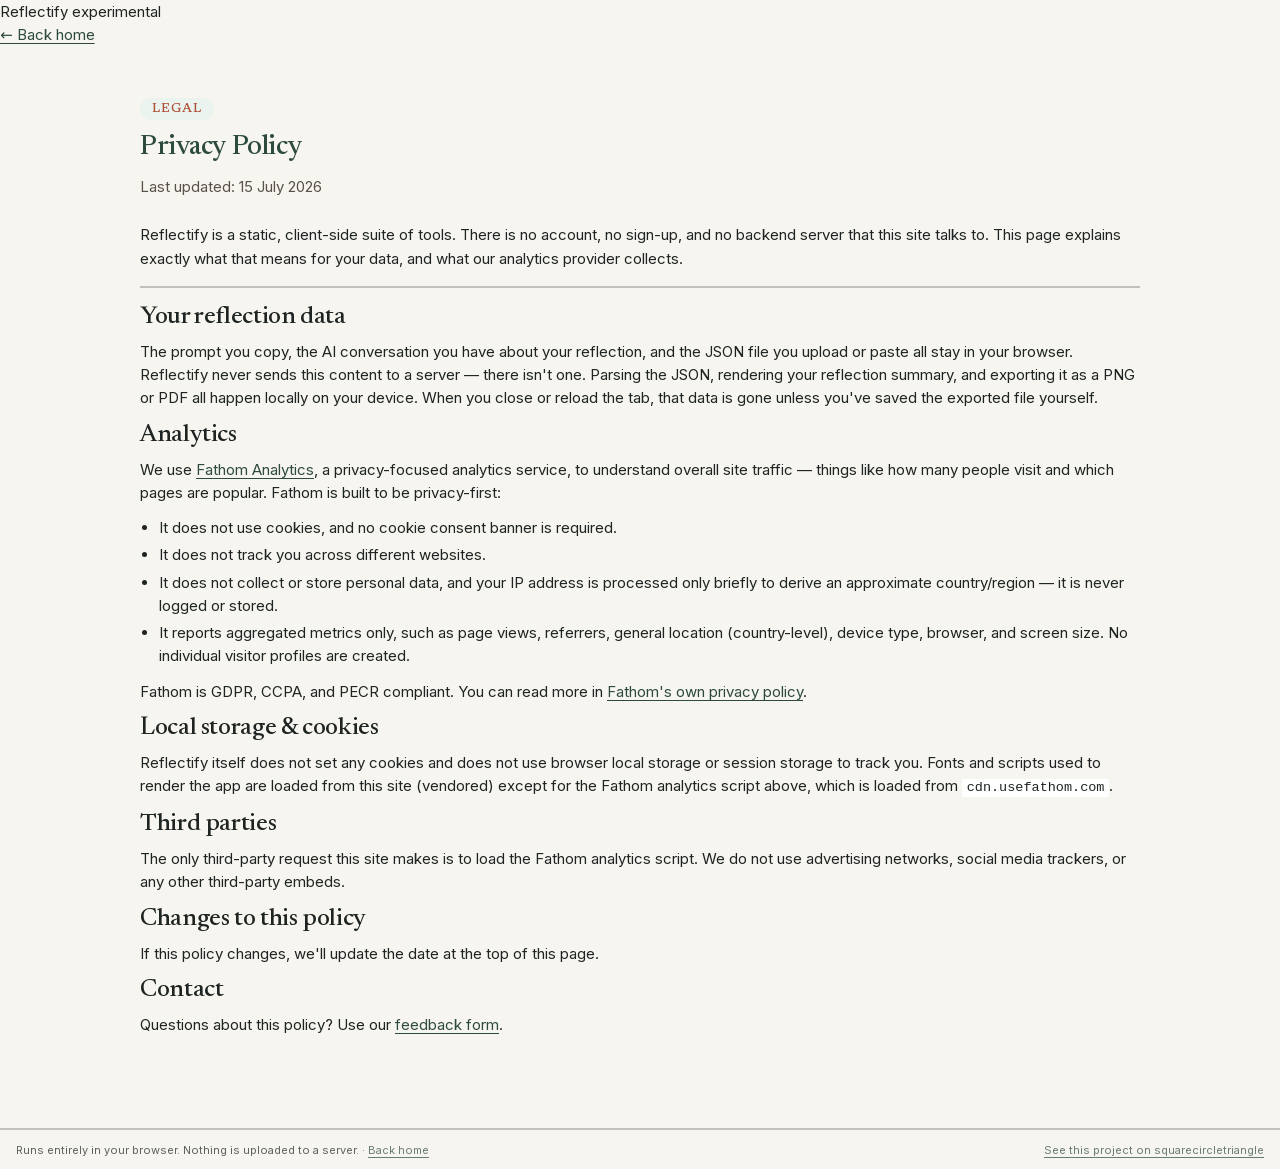
<file: privacy.html>
<!doctype html>
<html lang="en">
<head>
  <meta charset="UTF-8" />
  <meta name="viewport" content="width=device-width, initial-scale=1.0" />
  <title>Privacy Policy — Reflectify</title>
  <meta name="description" content="How Reflectify handles your data: what stays in your browser, and what our privacy-friendly analytics collects." />
  <link rel="icon" href="data:image/svg+xml,<svg xmlns=%22http://www.w3.org/2000/svg%22 viewBox=%220 0 100 100%22><text y=%22.9em%22 font-size=%2290%22>🪞</text></svg>" />
  <link rel="stylesheet" href="style.css" />

  <!-- Fathom - beautiful, simple website analytics -->
  <script src="https://cdn.usefathom.com/script.js" data-site="BDNHWVBT" defer></script>
  <!-- / Fathom -->
</head>
<body>
  <div class="nav">
    <div class="nav-brand">Reflectify <span class="nav-brand__tag">experimental</span></div>
    <a href="index.html">&larr; Back home</a>
  </div>

  <main>
    <section class="view step">
      <div class="step__inner">
        <h6 class="step__eyebrow">Legal</h6>
        <h2 class="step__title">Privacy Policy</h2>
        <p class="step__lede">Last updated: 15 July 2026</p>

        <p>
          Reflectify is a static, client-side suite of tools. There is no
          account, no sign-up, and no backend server that this site talks
          to. This page explains exactly what that means for your data, and
          what our analytics provider collects.
        </p>

        <hr class="hr" />

        <h3>Your reflection data</h3>
        <p>
          The prompt you copy, the AI conversation you have about your
          reflection, and the JSON file you upload or paste all stay in your
          browser. Reflectify never sends this content to a server &mdash; there
          isn't one. Parsing the JSON, rendering your reflection summary, and
          exporting it as a PNG or PDF all happen locally on your device.
          When you close or reload the tab, that data is gone unless you've
          saved the exported file yourself.
        </p>

        <h3>Analytics</h3>
        <p>
          We use <a href="https://usefathom.com" target="_blank" rel="noopener noreferrer">Fathom Analytics</a>,
          a privacy-focused analytics service, to understand overall site
          traffic &mdash; things like how many people visit and which pages
          are popular. Fathom is built to be privacy-first:
        </p>
        <ul>
          <li>It does not use cookies, and no cookie consent banner is required.</li>
          <li>It does not track you across different websites.</li>
          <li>It does not collect or store personal data, and your IP address is processed only briefly to derive an approximate country/region &mdash; it is never logged or stored.</li>
          <li>It reports aggregated metrics only, such as page views, referrers, general location (country-level), device type, browser, and screen size. No individual visitor profiles are created.</li>
        </ul>
        <p>
          Fathom is GDPR, CCPA, and PECR compliant. You can read more in
          <a href="https://usefathom.com/privacy" target="_blank" rel="noopener noreferrer">Fathom's own privacy policy</a>.
        </p>

        <h3>Local storage &amp; cookies</h3>
        <p>
          Reflectify itself does not set any cookies and does not use
          browser local storage or session storage to track you. Fonts and
          scripts used to render the app are loaded from this site
          (vendored) except for the Fathom analytics script above, which is
          loaded from <code>cdn.usefathom.com</code>.
        </p>

        <h3>Third parties</h3>
        <p>
          The only third-party request this site makes is to load the
          Fathom analytics script. We do not use advertising networks,
          social media trackers, or any other third-party embeds.
        </p>

        <h3>Changes to this policy</h3>
        <p>
          If this policy changes, we'll update the date at the top of this
          page.
        </p>

        <h3>Contact</h3>
        <p>
          Questions about this policy? Use our
          <a href="https://tally.so/r/zxNrGM" target="_blank" rel="noopener">feedback form</a>.
        </p>
      </div>
    </section>
  </main>

  <footer class="site-footer">
    <p>Runs entirely in your browser. Nothing is uploaded to a server. &middot; <a href="index.html">Back home</a></p>
    <p><a href="https://squarecircletriangle.co/#/triangle-reflectify" target="_blank" rel="noopener">See this project on squarecircletriangle</a></p>
  </footer>
</body>
</html>
</file>
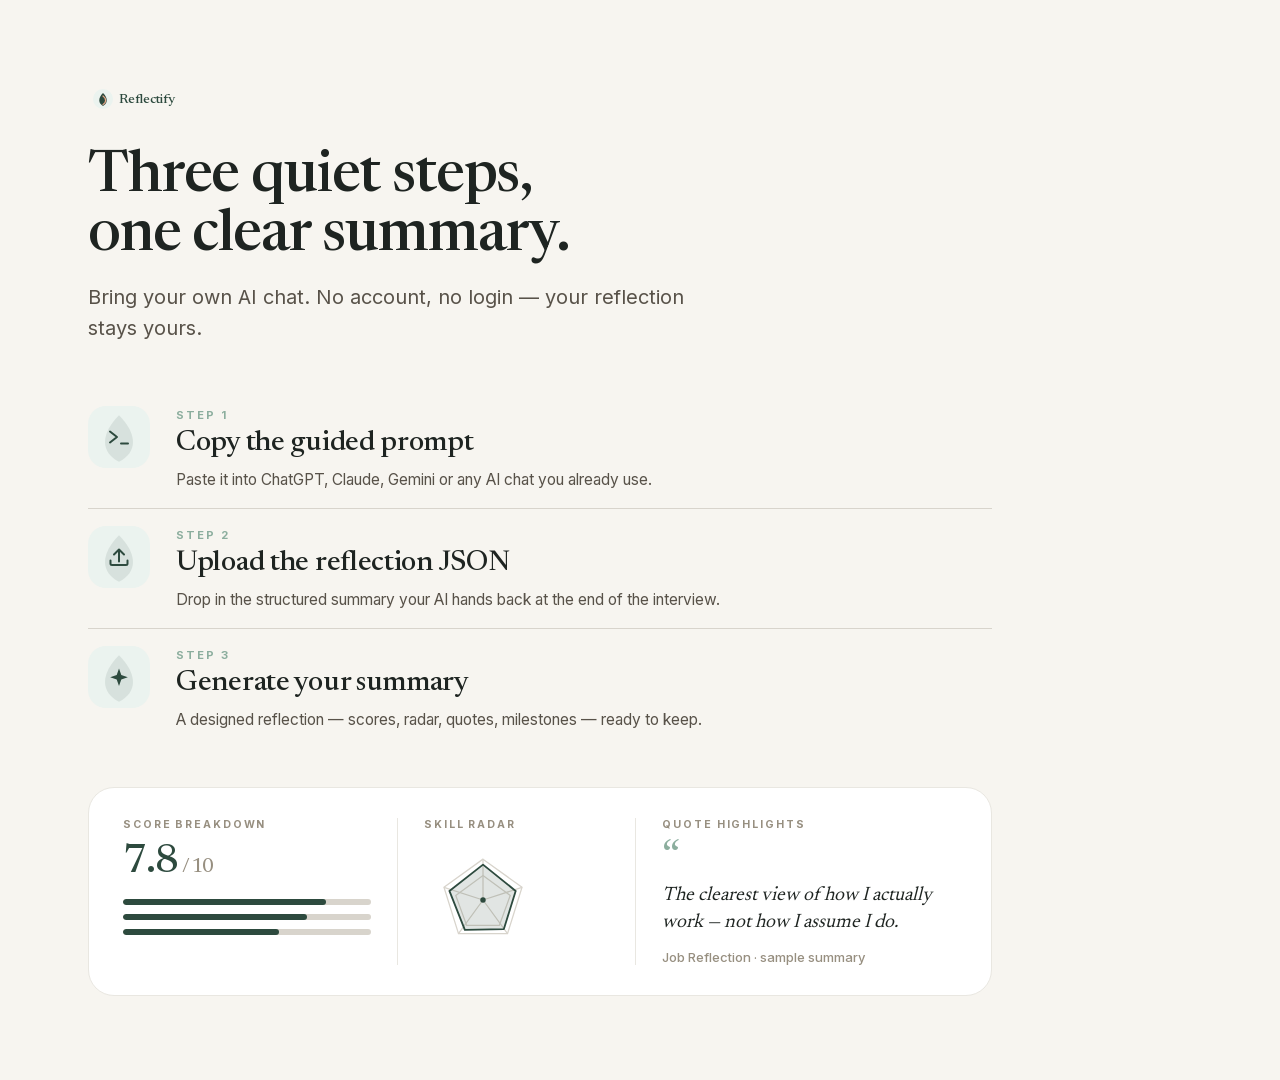
<file: marketing/reflectify-marketing-feature.html>
<!DOCTYPE html>
<!--
  Reflectify — Feature / workflow marketing card  (BLD-1023, parent BLD-1021)
  Source: 1080 x 1080  ->  rendered 1x (1080x1080) and 2x (2160x2160)
  Brand tokens from ~/reflectify/style.css (PRV-5). Do not invent colours.
  Render:  ./render-cards.sh feature
-->
<html lang="en">
<head>
<meta charset="utf-8">
<title>Reflectify — Feature marketing card</title>
<style>
  @font-face { font-family:"Newsreader"; font-style:normal; font-weight:200 800; font-display:block;
    src:url("../vendor/fonts/newsreader-latin-variable.woff2") format("woff2"); }
  @font-face { font-family:"Inter"; font-style:normal; font-weight:100 900; font-display:block;
    src:url("../vendor/fonts/inter-latin-variable.woff2") format("woff2"); }

  :root {
    --paper:#F7F5F0;  --ink:#1E2421;  --moss:#2D4A3E;
    --mist:#EBF3EF;   --eucalyptus:#8CAE9E;
    --surface:#FFFFFF; --hairline:#E9E7E1;
    --neutral-300:#D8D4CC; --neutral-500:#978F80; --neutral-700:#585249;
    --font-display:"Newsreader", Georgia, "Times New Roman", serif;
    --font-body:"Inter", -apple-system, BlinkMacSystemFont, "Helvetica Neue", Arial, sans-serif;
  }

  * { margin:0; padding:0; box-sizing:border-box; }
  html, body { width:1080px; height:1080px; }
  body { background:var(--paper); }

  .card {
    position:relative;
    width:1080px; height:1080px;
    background:var(--paper);
    overflow:hidden;
    padding:84px 88px;
    display:flex; flex-direction:column;
    justify-content:space-between;
  }

  /* ---------------- header ---------------- */
  .card__brand svg { height:30px; width:auto; display:block; }

  .card__heading {
    font-family:var(--font-display); font-weight:500;
    font-size:58px; line-height:1.02; letter-spacing:-.02em;
    color:var(--ink);
    margin-top:34px;
  }
  .card__sub {
    font-family:var(--font-body); font-size:20px; line-height:1.55;
    color:var(--neutral-700);
    margin-top:16px; max-width:620px;
  }

  /* ---------------- editorial timeline ---------------- */
  .timeline { margin-top:34px; }
  .step {
    display:flex; align-items:flex-start; gap:26px;
    padding:17px 0;
  }
  .step + .step { border-top:1px solid var(--neutral-300); }

  .step__tile {
    flex:0 0 62px; width:62px; height:62px;
    position:relative; border-radius:18px;
    background:var(--mist);
    display:flex; align-items:center; justify-content:center;
    overflow:hidden;
  }
  .step__leaf { position:absolute; inset:0; display:block; }
  .step__glyph { position:relative; display:block; }

  .step__body { flex:1 1 auto; padding-top:2px; }
  .step__label {
    font-family:var(--font-body); font-size:11px; font-weight:700;
    letter-spacing:.18em; text-transform:uppercase; color:var(--eucalyptus);
  }
  .step__title {
    font-family:var(--font-display); font-weight:500;
    font-size:29px; line-height:1.1; letter-spacing:-.01em;
    color:var(--ink); margin-top:6px;
  }
  .step__desc {
    font-family:var(--font-body); font-size:15.5px; line-height:1.5;
    color:var(--neutral-700); margin-top:8px; max-width:600px;
  }

  /* ---------------- payoff panel ---------------- */
  .payoff {
    margin-top:28px;
    background:var(--surface);
    border:1px solid var(--hairline);
    border-radius:26px;
    padding:30px 34px;
    display:grid;
    grid-template-columns:1.15fr 1fr 1.35fr;
    gap:0;
  }
  .payoff__cell { padding:0 26px; }
  .payoff__cell:first-child { padding-left:0; }
  .payoff__cell:last-child { padding-right:0; }
  .payoff__cell + .payoff__cell { border-left:1px solid var(--hairline); }

  .payoff__label {
    font-family:var(--font-body); font-size:10.5px; font-weight:700;
    letter-spacing:.18em; text-transform:uppercase; color:var(--neutral-500);
  }

  .score__value {
    font-family:var(--font-display); font-weight:500;
    font-size:40px; line-height:1; letter-spacing:-.02em;
    color:var(--moss); margin-top:12px;
  }
  .score__value span { font-size:20px; color:var(--neutral-500); }
  .score__bars { margin-top:16px; display:flex; flex-direction:column; gap:9px; }
  .score__bar { height:6px; border-radius:99px; background:var(--neutral-300); overflow:hidden; }
  .score__bar > i { display:block; height:100%; border-radius:99px; background:var(--moss); }

  .radar { margin-top:10px; display:block; }

  .quote__mark {
    font-family:var(--font-display); font-size:44px; line-height:.7;
    color:var(--eucalyptus); display:block; margin-top:14px;
  }
  .quote__text {
    font-family:var(--font-display); font-style:italic; font-weight:400;
    font-size:19.5px; line-height:1.42; color:var(--ink);
    margin-top:6px;
    display:block;
  }
  .quote__attr {
    font-family:var(--font-body); font-size:13px; font-weight:500;
    color:var(--neutral-500); margin-top:12px; display:block;
  }
</style>
</head>
<body>
  <div class="card" id="card">

    <header>
      <div class="card__brand" data-check>
        <svg viewBox="0 0 240 60" fill="none" xmlns="http://www.w3.org/2000/svg" role="img" aria-label="Reflectify">
          <g transform="translate(10, 10)">
            <rect x="0" y="0" width="40" height="40" rx="20" fill="#EBF3EF" />
            <path d="M20 8 C 10 18, 10 28, 20 34 C 30 28, 30 18, 20 8 Z" fill="#2D4A3E" />
            <path d="M20 14 C 27 19, 27 27, 20 31" stroke="#E8A88A" stroke-width="2.5" stroke-linecap="round" fill="none" />
          </g>
          <text x="62" y="38" font-family="'Newsreader', Georgia, serif" font-weight="500" font-size="28" fill="#2D4A3E" letter-spacing="-0.5">Reflectify</text>
        </svg>
      </div>
      <h1 class="card__heading" data-check>Three quiet steps,<br>one clear summary.</h1>
      <p class="card__sub" data-check>Bring your own AI chat. No account, no login — your reflection stays yours.</p>
    </header>

    <div class="timeline" data-check>

      <div class="step">
        <div class="step__tile">
          <svg class="step__leaf" viewBox="0 0 40 40" aria-hidden="true">
            <path d="M20 6 C 8 18, 8 30, 20 36 C 32 30, 32 18, 20 6 Z" fill="#2D4A3E" fill-opacity=".10"/>
          </svg>
          <svg class="step__glyph" width="26" height="26" viewBox="0 0 26 26" fill="none" aria-hidden="true">
            <path d="M4 7.5 11 13l-7 5.5" stroke="#2D4A3E" stroke-width="2" stroke-linecap="round" stroke-linejoin="round"/>
            <path d="M15 19.5h7" stroke="#2D4A3E" stroke-width="2" stroke-linecap="round"/>
          </svg>
        </div>
        <div class="step__body">
          <div class="step__label">Step 1</div>
          <div class="step__title">Copy the guided prompt</div>
          <div class="step__desc">Paste it into ChatGPT, Claude, Gemini or any AI chat you already use.</div>
        </div>
      </div>

      <div class="step">
        <div class="step__tile">
          <svg class="step__leaf" viewBox="0 0 40 40" aria-hidden="true">
            <path d="M20 6 C 8 18, 8 30, 20 36 C 32 30, 32 18, 20 6 Z" fill="#2D4A3E" fill-opacity=".10"/>
          </svg>
          <svg class="step__glyph" width="26" height="26" viewBox="0 0 26 26" fill="none" aria-hidden="true">
            <path d="M13 17.5V5.5M8 10.5 13 5.5l5 5" stroke="#2D4A3E" stroke-width="2" stroke-linecap="round" stroke-linejoin="round"/>
            <path d="M4.5 16.5v3a1.5 1.5 0 0 0 1.5 1.5h14a1.5 1.5 0 0 0 1.5-1.5v-3" stroke="#2D4A3E" stroke-width="2" stroke-linecap="round"/>
          </svg>
        </div>
        <div class="step__body">
          <div class="step__label">Step 2</div>
          <div class="step__title">Upload the reflection JSON</div>
          <div class="step__desc">Drop in the structured summary your AI hands back at the end of the interview.</div>
        </div>
      </div>

      <div class="step">
        <div class="step__tile">
          <svg class="step__leaf" viewBox="0 0 40 40" aria-hidden="true">
            <path d="M20 6 C 8 18, 8 30, 20 36 C 32 30, 32 18, 20 6 Z" fill="#2D4A3E" fill-opacity=".10"/>
          </svg>
          <svg class="step__glyph" width="26" height="26" viewBox="0 0 26 26" fill="none" aria-hidden="true">
            <path d="M13 4.5 15.3 11 21.8 13.3 15.3 15.6 13 22.1 10.7 15.6 4.2 13.3 10.7 11Z" fill="#2D4A3E"/>
          </svg>
        </div>
        <div class="step__body">
          <div class="step__label">Step 3</div>
          <div class="step__title">Generate your summary</div>
          <div class="step__desc">A designed reflection — scores, radar, quotes, milestones — ready to keep.</div>
        </div>
      </div>

    </div>

    <div class="payoff" data-check>

      <div class="payoff__cell">
        <div class="payoff__label">Score breakdown</div>
        <div class="score__value">7.8<span> / 10</span></div>
        <div class="score__bars">
          <div class="score__bar"><i style="width:82%"></i></div>
          <div class="score__bar"><i style="width:74%"></i></div>
          <div class="score__bar"><i style="width:63%"></i></div>
        </div>
      </div>

      <div class="payoff__cell">
        <div class="payoff__label">Skill radar</div>
        <svg class="radar" width="118" height="118" viewBox="0 0 130 130" fill="none" aria-hidden="true">
          <g stroke="#D8D4CC" stroke-width="1.4">
            <polygon points="65,20 108,51 92,102 38,102 22,51" />
            <polygon points="65,38 95,60 83,93 47,93 35,60" />
            <path d="M65 20V65M108 51 65 65M92 102 65 65M38 102 65 65M22 51 65 65" />
          </g>
          <polygon points="65,26 101,55 88,97 45,98 28,55"
                   fill="#2D4A3E" fill-opacity=".14" stroke="#2D4A3E" stroke-width="2" stroke-linejoin="round"/>
          <circle cx="65" cy="65" r="3" fill="#2D4A3E" />
        </svg>
      </div>

      <div class="payoff__cell">
        <div class="payoff__label">Quote highlights</div>
        <span class="quote__mark">&ldquo;</span>
        <span class="quote__text">The clearest view of how I actually work — not how I assume I do.</span>
        <span class="quote__attr">Job Reflection &middot; sample summary</span>
      </div>

    </div>

  </div>

  <script>
    window.__cardReady = (async () => {
      await document.fonts.ready;
      await document.fonts.load('500 58px Newsreader');
      await document.fonts.load('400 20px Inter');
      await document.fonts.load('italic 400 19.5px Newsreader');
      return document.fonts.check('500 58px Newsreader') && document.fonts.check('400 20px Inter');
    })();
    // Layout audit (?audit / #audit): measured rects + overflow, dumped as JSON for CI.
    if (location.hash === '#audit' || location.search.indexOf('audit') > -1) {
      window.__cardReady.then(() => {
        const card = document.getElementById('card');
        const cb = card.getBoundingClientRect();
        const rects = [...document.querySelectorAll('[data-check]')].map((el) => {
          const r = el.getBoundingClientRect();
          return {
            sel: el.className || el.tagName,
            x: +r.x.toFixed(1), y: +r.y.toFixed(1),
            w: +r.width.toFixed(1), h: +r.height.toFixed(1),
            right: +r.right.toFixed(1), bottom: +r.bottom.toFixed(1),
            insideCanvas: r.x >= -0.5 && r.y >= -0.5 && r.right <= cb.width + 0.5 && r.bottom <= cb.height + 0.5,
          };
        });
        const pre = document.createElement('pre');
        pre.id = '__audit';
        pre.textContent = JSON.stringify({
          canvas: { w: cb.width, h: cb.height },
          fontsLoaded: document.fonts.check('500 58px Newsreader') && document.fonts.check('400 20px Inter'),
          cardOverflow: { scrollW: card.scrollWidth, clientW: card.clientWidth, scrollH: card.scrollHeight, clientH: card.clientHeight },
          bodyOverflow: { scrollW: document.body.scrollWidth, scrollH: document.body.scrollHeight },
          rects,
        });
        document.body.appendChild(pre);
      });
    }
  </script>
</body>
</html>
</file>
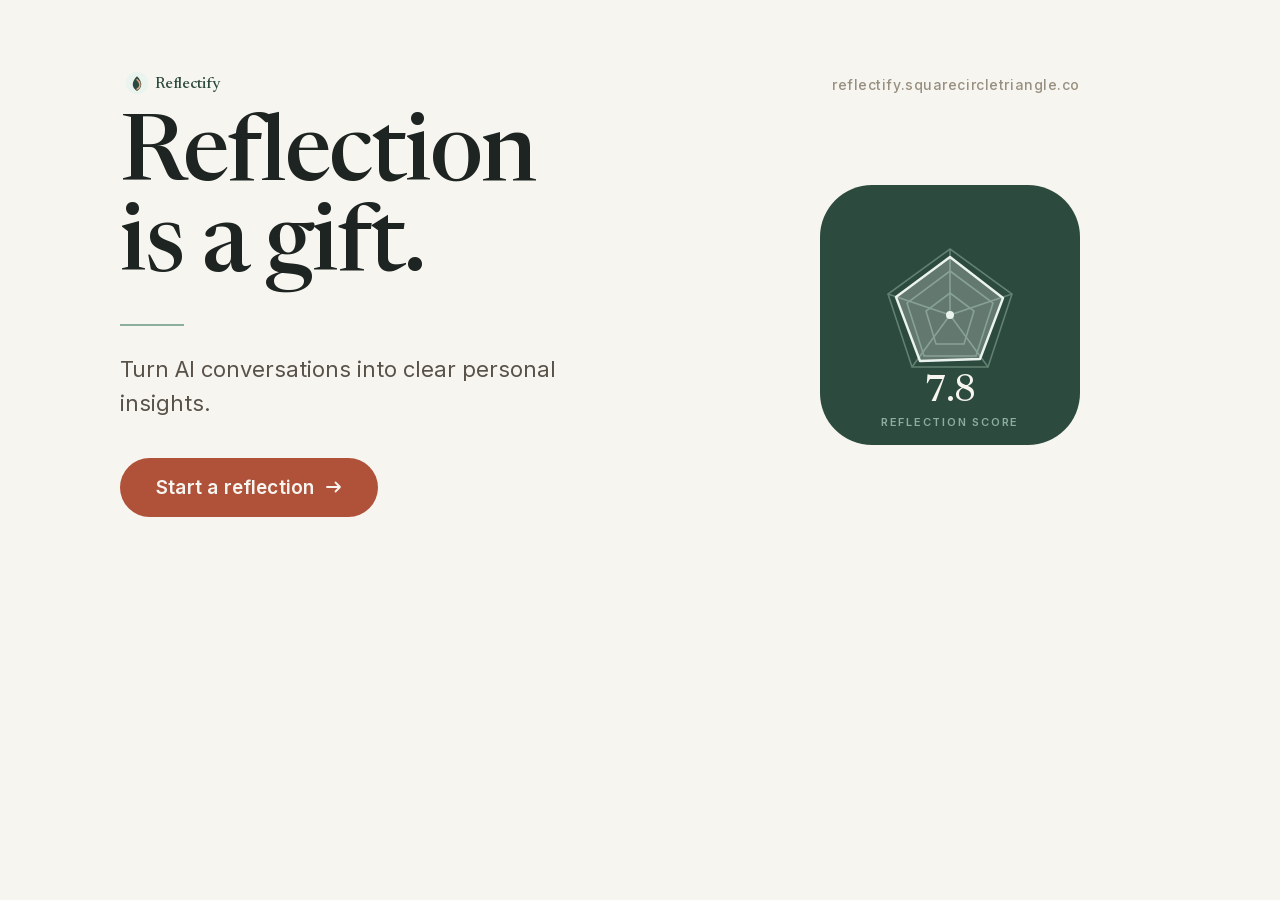
<file: marketing/reflectify-marketing-hero.html>
<!DOCTYPE html>
<!--
  Reflectify — Hero / social marketing card  (BLD-1022, parent BLD-1021)
  Source: 1200 x 630  ->  rendered 1x (1200x630) and 2x (2400x1260)
  Brand tokens from ~/reflectify/style.css (PRV-5). Do not invent colours.
  Render:  ./render-cards.sh hero
-->
<html lang="en">
<head>
<meta charset="utf-8">
<title>Reflectify — Hero marketing card</title>
<style>
  @font-face { font-family:"Newsreader"; font-style:normal; font-weight:200 800; font-display:block;
    src:url("../vendor/fonts/newsreader-latin-variable.woff2") format("woff2"); }
  @font-face { font-family:"Inter"; font-style:normal; font-weight:100 900; font-display:block;
    src:url("../vendor/fonts/inter-latin-variable.woff2") format("woff2"); }

  :root {
    --paper:#F7F5F0;  --ink:#1E2421;  --moss:#2D4A3E;
    --eucalyptus:#8CAE9E;  --terracotta:#B0523A;
    --neutral-500:#978F80; --neutral-700:#585249;
    --font-display:"Newsreader", Georgia, "Times New Roman", serif;
    --font-body:"Inter", -apple-system, BlinkMacSystemFont, "Helvetica Neue", Arial, sans-serif;
  }

  * { margin:0; padding:0; box-sizing:border-box; }
  html, body { width:1200px; height:630px; }
  body { background:var(--paper); }

  .card {
    position:relative;
    width:1200px; height:630px;
    background:var(--paper);
    overflow:hidden;
    display:flex; align-items:center;
    padding:0 120px;              /* middle-80% horizontal safe area */
    gap:60px;
  }

  /* --- quiet brand mark, top-left, inside the vertical safe band --- */
  .card__brand {
    position:absolute; top:66px; left:120px;
    display:flex; align-items:center;
  }
  .card__brand svg { height:34px; width:auto; display:block; }

  .card__url {
    position:absolute; top:76px; right:120px;
    font-family:var(--font-body); font-size:14px; font-weight:500;
    letter-spacing:.04em; color:var(--neutral-500);
  }

  .card__copy { flex:0 1 700px; }

  .card__heading {
    font-family:var(--font-display);
    font-weight:500;
    font-size:92px;
    line-height:.98;
    letter-spacing:-.022em;
    color:var(--ink);
  }

  .card__rule {
    width:64px; height:2px; background:var(--eucalyptus);
    margin:30px 0 26px;
  }

  .card__sub {
    font-family:var(--font-body);
    font-size:22px; line-height:1.55; font-weight:400;
    color:var(--neutral-700);
    max-width:520px;
  }

  .card__cta {
    display:inline-flex; align-items:center; gap:12px;
    margin-top:38px;
    background:var(--terracotta);      /* the single accent on this card */
    color:var(--paper);
    font-family:var(--font-body); font-size:19px; font-weight:600;
    letter-spacing:.01em;
    padding:18px 36px;
    border-radius:999px;
  }
  .card__cta-arrow { display:block; }

  /* --- soft moss motif: rounded-square field + radar / score glyph --- */
  .card__motif {
    flex:0 0 260px;
    position:relative;
    width:260px; height:260px;
  }
  .motif__field {
    position:absolute; inset:0;
    background:var(--moss);
    border-radius:52px;
  }
  .motif__glyph { position:absolute; inset:0; display:block; }
  .motif__score {
    position:absolute; left:0; right:0; bottom:34px;
    text-align:center;
    font-family:var(--font-display); font-weight:500;
    font-size:38px; line-height:1; color:var(--paper);
    letter-spacing:-.01em;
  }
  .motif__score-label {
    position:absolute; left:0; right:0; bottom:16px;
    text-align:center;
    font-family:var(--font-body); font-size:11px; font-weight:600;
    letter-spacing:.16em; text-transform:uppercase; color:var(--eucalyptus);
  }
</style>
</head>
<body>
  <div class="card" id="card">

    <div class="card__brand" data-check>
      <!-- inline so the document @font-face applies to the wordmark -->
      <svg viewBox="0 0 240 60" fill="none" xmlns="http://www.w3.org/2000/svg" role="img" aria-label="Reflectify">
        <g transform="translate(10, 10)">
          <rect x="0" y="0" width="40" height="40" rx="20" fill="#EBF3EF" />
          <path d="M20 8 C 10 18, 10 28, 20 34 C 30 28, 30 18, 20 8 Z" fill="#2D4A3E" />
          <path d="M20 14 C 27 19, 27 27, 20 31" stroke="#E8A88A" stroke-width="2.5" stroke-linecap="round" fill="none" />
        </g>
        <text x="62" y="38" font-family="'Newsreader', Georgia, serif" font-weight="500" font-size="28" fill="#2D4A3E" letter-spacing="-0.5">Reflectify</text>
      </svg>
    </div>

    <div class="card__url" data-check>reflectify.squarecircletriangle.co</div>

    <div class="card__copy">
      <h1 class="card__heading" data-check>Reflection<br>is a gift.</h1>
      <div class="card__rule"></div>
      <p class="card__sub" data-check>Turn AI conversations into clear personal insights.</p>
      <div class="card__cta" data-check>
        <span>Start a reflection</span>
        <svg class="card__cta-arrow" width="16" height="12" viewBox="0 0 16 12" fill="none" aria-hidden="true">
          <path d="M1 6h13M9.5 1.5 14 6l-4.5 4.5" stroke="#F7F5F0" stroke-width="1.8" stroke-linecap="round" stroke-linejoin="round"/>
        </svg>
      </div>
    </div>

    <div class="card__motif" data-check>
      <div class="motif__field"></div>
      <svg class="motif__glyph" viewBox="0 0 260 260" fill="none" aria-hidden="true">
        <!-- radar grid -->
        <g stroke="#8CAE9E" stroke-width="1.6" opacity=".55">
          <polygon points="130,64 192,109 168,182 92,182 68,109" />
          <polygon points="130,86 173,118 156,171 104,171 87,118" />
          <polygon points="130,108 154,126 144,159 116,159 106,126" />
          <path d="M130 64V130M192 109 130 130M168 182 130 130M92 182 130 130M68 109 130 130" />
        </g>
        <!-- reflection polygon -->
        <polygon points="130,72 183,113 160,174 100,176 76,112"
                 fill="#EBF3EF" fill-opacity=".28" stroke="#EBF3EF" stroke-width="2.4" stroke-linejoin="round" />
        <circle cx="130" cy="130" r="4" fill="#EBF3EF" />
      </svg>
      <div class="motif__score">7.8</div>
      <div class="motif__score-label">Reflection score</div>
    </div>

  </div>

  <script>
    // Render contract: fonts must be settled before headless capture.
    window.__cardReady = (async () => {
      await document.fonts.ready;
      await document.fonts.load('500 92px Newsreader');
      await document.fonts.load('400 22px Inter');
      await document.fonts.load('600 19px Inter');
      return document.fonts.check('500 92px Newsreader') && document.fonts.check('400 22px Inter');
    })();
    // Layout audit (?audit / #audit): measured rects + overflow, dumped as JSON for CI.
    if (location.hash === '#audit' || location.search.indexOf('audit') > -1) {
      window.__cardReady.then(() => {
        const card = document.getElementById('card');
        const cb = card.getBoundingClientRect();
        const rects = [...document.querySelectorAll('[data-check]')].map((el) => {
          const r = el.getBoundingClientRect();
          return {
            sel: el.className || el.tagName,
            x: +r.x.toFixed(1), y: +r.y.toFixed(1),
            w: +r.width.toFixed(1), h: +r.height.toFixed(1),
            right: +r.right.toFixed(1), bottom: +r.bottom.toFixed(1),
            insideCanvas: r.x >= -0.5 && r.y >= -0.5 && r.right <= cb.width + 0.5 && r.bottom <= cb.height + 0.5,
          };
        });
        const pre = document.createElement('pre');
        pre.id = '__audit';
        pre.textContent = JSON.stringify({
          canvas: { w: cb.width, h: cb.height },
          fontsLoaded: document.fonts.check('500 92px Newsreader') && document.fonts.check('400 22px Inter'),
          cardOverflow: { scrollW: card.scrollWidth, clientW: card.clientWidth, scrollH: card.scrollHeight, clientH: card.clientHeight },
          bodyOverflow: { scrollW: document.body.scrollWidth, scrollH: document.body.scrollHeight },
          rects,
        });
        document.body.appendChild(pre);
      });
    }
  </script>
</body>
</html>
</file>
<file: style.css>
/* Reflectify — Botanical Editorial design system (PRV-5)
   Self-hosted variable fonts (Newsreader headings + Inter body) so
   html2canvas PNG export and PDF print stay reliable (no runtime CDN). */
@font-face {
  font-family: "Newsreader";
  font-style: normal;
  font-weight: 200 800;
  font-display: swap;
  src: url("vendor/fonts/newsreader-latin-variable.woff2") format("woff2");
}
@font-face {
  font-family: "Inter";
  font-style: normal;
  font-weight: 100 900;
  font-display: swap;
  src: url("vendor/fonts/inter-latin-variable.woff2") format("woff2");
}

:root {
  /* Palette (PRV-5): moss, sage, eucalyptus, terracotta on sand */
  --color-bg: #F7F5F0;            /* sand — page + report card */
  --color-surface: #FFFFFF;        /* crisp white cards */
  --color-text: #1E2421;           /* charcoal */
  --color-accent: #2D4A3E;         /* moss — primary action */
  --color-divider: rgba(30, 36, 33, 0.25);

  --color-neutral-100: #F5F4F0;
  --color-neutral-200: #E9E7E1;
  --color-neutral-300: #D8D4CC;
  --color-neutral-400: #B9B4A9;
  --color-neutral-500: #978F80;
  --color-neutral-600: #766F62;
  --color-neutral-700: #585249;
  --color-neutral-800: #3C3832;
  --color-neutral-900: #26231F;

  --color-accent-100: #EBF3EF;     /* mist */
  --color-accent-200: #D5E4DC;
  --color-accent-300: #B3CDBF;
  --color-accent-400: #8CAE9E;     /* eucalyptus */
  --color-accent-500: #5F8974;
  --color-accent-600: #4E7C67;     /* sage — button hover */
  --color-accent-700: #3A5C4E;     /* moss deeper — button active */
  --color-accent-800: #2D4A3E;     /* moss */
  --color-accent-900: #223B31;

  /* mint-light — light sage surface used by report-card bars, badges and
     summary bands. Re-declared here: it was referenced across the card but
     never defined, which left those surfaces with an invalid background. */
  --color-mint-light: #EBF3EF;

  /* Terracotta — warm secondary accent (eyebrows, highlights).
     #B0523A darkens the design's #C86D51 enough to pass WCAG AA
     (4.68:1 on sand) for small eyebrow text. */
  --color-terracotta: #B0523A;
  --color-terracotta-soft: #E8A88A;
  --color-terracotta-tint: rgba(200, 109, 81, 0.2);

  --font-heading: "Newsreader", Georgia, serif;
  --font-heading-weight: 500;
  --font-body: "Inter", system-ui, -apple-system, sans-serif;

  --space-1: 4px;
  --space-2: 8px;
  --space-3: 12px;
  --space-4: 16px;
  --space-6: 24px;
  --space-8: 32px;

  --radius-sm: 8px;
  --radius-md: 14px;
  --radius-lg: 24px;
  --radius-pill: 9999px;

  --shadow-sm: 0 1px 2px rgba(30, 36, 33, 0.1);
  --shadow-md: 0 3px 10px rgba(30, 36, 33, 0.12);
  --shadow-lg: 0 12px 32px rgba(30, 36, 33, 0.16);
}

*, *::before, *::after {
  box-sizing: border-box;
}

html, body {
  height: 100%;
}

body {
  margin: 0;
  min-height: 100vh;
  display: flex;
  flex-direction: column;
  font-family: var(--font-body);
  background: var(--color-bg);
  color: var(--color-text);
  font-size: 15px;
  line-height: 1.55;
  font-weight: 400;
}

h1, h2, h3, h4, h5, h6 {
  font-family: var(--font-heading);
  font-weight: var(--font-heading-weight);
  line-height: 1.12;
  letter-spacing: -0.015em;
  margin: 0 0 var(--space-2);
}
h1 { font-size: 42px; }
h2 { font-size: 32px; }
h3 { font-size: 25px; }
h4 { font-size: 20px; }
h5 { font-size: 16px; }
h6 { font-size: 13px; letter-spacing: 0.08em; text-transform: uppercase; }

p {
  margin: 0 0 var(--space-3);
}

ul {
  margin: 0 0 var(--space-3);
  padding-left: 1.25em;
}
li {
  margin-bottom: var(--space-1);
}

code {
  font-family: ui-monospace, monospace;
  font-size: 0.9em;
  background: var(--color-surface);
  padding: 0.1em 0.35em;
}

a {
  color: var(--color-accent);
  text-underline-offset: 3px;
}

:focus {
  outline: none;
}
:focus-visible {
  outline: 2px solid var(--color-accent);
  outline-offset: 2px;
}
::selection {
  background: rgba(45, 74, 62, 0.3);
}

.hidden {
  display: none !important;
}

main {
  flex: 1;
  display: flex;
  flex-direction: column;
}

.view {
  flex: 1;
  display: flex;
  flex-direction: column;
}

/* ---------- Primitives (Modernist design system) ---------- */

.btn {
  display: inline-flex;
  align-items: center;
  justify-content: center;
  gap: 8px;
  cursor: pointer;
  text-decoration: none;
  font-family: var(--font-body);
  font-weight: 500;
  font-size: 15px;
  line-height: 1.2;
  color: var(--color-accent);
  background: transparent;
  border: 1px solid transparent;
  padding: 12px 28px;
  border-radius: 9999px;
  transition: all 0.2s ease;
  box-sizing: border-box;
  touch-action: manipulation;
  -webkit-tap-highlight-color: transparent;
}
.btn:disabled {
  opacity: 0.45;
  cursor: not-allowed;
}
.btn-primary {
  background: var(--color-accent);
  color: #ffffff;
}
.btn-primary:active:not(:disabled) {
  background: #16241e;
  transform: translateY(0);
}
@media (hover: hover) {
  .btn-primary:hover:not(:disabled) {
    background: #1f332c;
    transform: translateY(-1px);
    box-shadow: var(--shadow-sm);
  }
}
.btn-secondary {
  background: #ffffff;
  border-color: rgba(45, 74, 62, 0.25);
  color: var(--color-accent);
}
.btn-secondary:hover:not(:disabled) {
  background: var(--color-mint-light);
  border-color: var(--color-accent);
  transform: translateY(-1px);
}
.btn-secondary:active:not(:disabled) {
  background: rgba(45, 74, 62, 0.1);
  transform: translateY(0);
}
.btn-ghost {
  background: transparent;
  color: var(--color-accent);
  border-color: transparent;
}
.btn-ghost:hover:not(:disabled) {
  background: var(--color-mint-light);
  color: var(--color-accent);
}
.btn-link {
  background: transparent;
  color: var(--color-terracotta);
  padding: 0;
  font-weight: 500;
  text-decoration: underline;
  text-underline-offset: 4px;
}
.btn-link:hover:not(:disabled) {
  color: #c86d51;
}
.btn-block {
  width: 100%;
  margin-top: var(--space-2);
  justify-content: center;
  text-align: center;
}
.btn-lg {
  padding: 14px 28px;
  font-size: 16px;
}

.field > label {
  display: block;
  font-size: 12px;
  margin-bottom: 5px;
  color: rgba(30, 36, 33, 0.7);
}
.input {
  width: 100%;
  min-height: 36px;
  padding: 6px 10px;
  font: inherit;
  font-size: 14px;
  color: var(--color-text);
  caret-color: var(--color-accent);
  background: var(--color-surface);
  border: 1px solid var(--color-divider);
  border-radius: var(--radius-md);
}
.input:hover {
  border-color: rgba(30, 36, 33, 0.45);
}
.input:focus-visible {
  border-color: var(--color-accent);
  outline-offset: 0;
}
textarea.input {
  min-height: 90px;
  resize: vertical;
  font-family: var(--font-body);
}

.hr {
  height: 2px;
  border: 0;
  margin: var(--space-4) 0;
  background: var(--color-divider);
}

.header-container {
  max-width: 1200px;
  margin: 0 auto;
  padding: 40px 32px 16px;
  display: flex;
  align-items: center;
  justify-content: space-between;
}
.header-brand {
  font-family: var(--font-heading);
  display: flex;
  align-items: flex-end;
  gap: var(--space-3);
}
.header-brand__logo {
  height: 54px;
  width: auto;
  display: block;
  transition: transform 0.2s ease;
}
.header-brand__logo:hover {
  transform: scale(1.02);
}
.header-brand__tag {
  color: var(--color-terracotta);
  background: var(--color-mint-light);
  padding: 4px 10px;
  border-radius: var(--radius-pill);
  font-size: 13px;
  font-weight: 500;
  letter-spacing: 0.02em;
  margin-bottom: 8px;
}
.nav-start-over-btn {
  font-size: 14px;
  padding: 8px 18px;
}

/* ---------- Tool hero (shown on step pages) ---------- */

.tool-hero {
  background: #ffffff;
  border-bottom: 1px solid rgba(45, 74, 62, 0.12);
  padding: 40px 32px;
}
.tool-hero__inner {
  max-width: 1000px;
  margin: 0 auto;
  display: grid;
  grid-template-columns: 1.2fr 0.8fr;
  gap: 40px;
  align-items: center;
}
.tool-hero__badge {
  display: inline-flex;
  align-items: center;
  gap: 8px;
  background: var(--color-mint-light);
  color: var(--color-terracotta);
  padding: 6px 14px;
  border-radius: var(--radius-pill);
  font-size: 13px;
  font-weight: 500;
  margin-bottom: 16px;
}
.tool-hero__icon {
  font-size: 16px;
  line-height: 1;
}
.tool-hero__name {
  font-family: var(--font-heading);
}
.tool-hero__title {
  font-family: var(--font-heading);
  font-size: 36px;
  font-weight: 500;
  color: var(--color-accent);
  margin-bottom: 12px;
  line-height: 1.15;
}
.tool-hero__desc {
  font-size: 16px;
  color: var(--color-neutral-700);
  line-height: 1.5;
  margin: 0;
  max-width: 520px;
}
.tool-hero__media {
  width: 100%;
  border-radius: var(--radius-lg);
  overflow: hidden;
  box-shadow: var(--shadow-md);
  border: 1px solid rgba(45, 74, 62, 0.12);
}
.tool-hero__img {
  width: 100%;
  height: 200px;
  object-fit: cover;
  display: block;
}

/* ---------- Beta feedback floating widget ---------- */
.beta-feedback {
  position: fixed;
  right: 24px;
  bottom: 28px;
  z-index: 60;
  display: flex;
  align-items: flex-end;
  flex-direction: column;
  gap: 14px;
}

/* Collapsed floating leaf button */
.beta-feedback__fab {
  width: 60px;
  height: 60px;
  border-radius: 50%;
  border: none;
  cursor: pointer;
  display: flex;
  align-items: center;
  justify-content: center;
  background: var(--color-accent-800);
  color: #F7F5F0;
  box-shadow: 0 8px 24px rgba(45, 74, 62, 0.35);
  transition: transform 0.25s ease, box-shadow 0.25s ease, background 0.25s ease;
}
.beta-feedback__fab:hover {
  background: var(--color-accent-700);
  transform: translateY(-2px);
  box-shadow: 0 10px 28px rgba(45, 74, 62, 0.4);
}
.beta-feedback__fab:active {
  transform: translateY(0) scale(0.96);
}
.beta-feedback__icon {
  width: 32px;
  height: 32px;
  overflow: visible;
}

/* Leaf and flower states inside the FAB */
.beta-feedback__leaf {
  transform-origin: center;
  transition: opacity 0.25s ease, transform 0.25s ease;
}
.beta-feedback__flower {
  opacity: 0;
  transform: scale(0.35) rotate(-8deg);
  transform-origin: 16px 16px;
  transition: opacity 0.22s ease, transform 0.35s cubic-bezier(0.34, 1.56, 0.64, 1);
}
.beta-feedback__petal-path {
  transform-box: fill-box;
  transform-origin: center bottom;
  opacity: 0;
  transform: scale(0);
}
.beta-feedback__center {
  transform-box: fill-box;
  transform-origin: center;
  opacity: 0;
  transform: scale(0);
}

/* Open: leaf fades/shrinks away while the flower blooms in */
.beta-feedback.is-open .beta-feedback__leaf {
  opacity: 0;
  transform: scale(0.45) rotate(-24deg);
}
.beta-feedback.is-open .beta-feedback__flower {
  opacity: 1;
  transform: scale(1) rotate(0deg);
}
.beta-feedback.is-open .beta-feedback__petal:nth-child(1) .beta-feedback__petal-path,
.beta-feedback.is-open .beta-feedback__petal:nth-child(2) .beta-feedback__petal-path,
.beta-feedback.is-open .beta-feedback__petal:nth-child(3) .beta-feedback__petal-path,
.beta-feedback.is-open .beta-feedback__petal:nth-child(4) .beta-feedback__petal-path,
.beta-feedback.is-open .beta-feedback__petal:nth-child(5) .beta-feedback__petal-path,
.beta-feedback.is-open .beta-feedback__petal:nth-child(6) .beta-feedback__petal-path {
  animation: betaPetalBloom 0.42s cubic-bezier(0.34, 1.56, 0.64, 1) forwards;
}
.beta-feedback.is-open .beta-feedback__petal:nth-child(1) .beta-feedback__petal-path { animation-delay: 0.00s; }
.beta-feedback.is-open .beta-feedback__petal:nth-child(2) .beta-feedback__petal-path { animation-delay: 0.05s; }
.beta-feedback.is-open .beta-feedback__petal:nth-child(3) .beta-feedback__petal-path { animation-delay: 0.10s; }
.beta-feedback.is-open .beta-feedback__petal:nth-child(4) .beta-feedback__petal-path { animation-delay: 0.15s; }
.beta-feedback.is-open .beta-feedback__petal:nth-child(5) .beta-feedback__petal-path { animation-delay: 0.20s; }
.beta-feedback.is-open .beta-feedback__petal:nth-child(6) .beta-feedback__petal-path { animation-delay: 0.25s; }
.beta-feedback.is-open .beta-feedback__center {
  opacity: 1;
  transform: scale(1);
  transition: opacity 0.25s ease 0.24s, transform 0.3s cubic-bezier(0.34, 1.56, 0.64, 1) 0.24s;
}

@keyframes betaPetalBloom {
  from { opacity: 0; transform: scale(0) rotate(-12deg); }
  to   { opacity: 1; transform: scale(1) rotate(0deg); }
}
@media (prefers-reduced-motion: reduce) {
  .beta-feedback__petal-path, .beta-feedback__center, .beta-feedback__leaf,
  .beta-feedback__flower {
    animation: none !important; transition: none !important;
    opacity: 1 !important; transform: none !important;
  }
}

/* Expanding panel (hidden by default) */
.beta-feedback__panel {
  max-width: 280px;
  background: #ffffff;
  border: 1px solid rgba(45, 74, 62, 0.15);
  border-radius: 18px;
  box-shadow: 0 12px 32px rgba(30, 36, 33, 0.18);
  padding: 18px 20px;
  opacity: 0;
  transform: translateY(8px) scale(0.96);
  transform-origin: bottom right;
  pointer-events: none;
  transition: opacity 0.25s ease, transform 0.25s ease;
}
.beta-feedback__title {
  margin: 0 0 4px;
  font-family: var(--font-heading);
  font-weight: 500;
  font-size: 16px;
  color: var(--color-accent-900);
}
.beta-feedback__text {
  margin: 0 0 10px;
  font-size: 13px;
  line-height: 1.5;
  color: var(--color-neutral-700);
}
.beta-feedback__link {
  display: inline-block;
  font-size: 14px;
  font-weight: 600;
  color: var(--color-accent);
  text-decoration: none;
}
.beta-feedback__link:hover {
  text-decoration: underline;
}

/* Open state */
.beta-feedback.is-open .beta-feedback__panel {
  opacity: 1;
  transform: translateY(0) scale(1);
  pointer-events: auto;
}
.beta-feedback.is-open .beta-feedback__fab {
  background: var(--color-accent-700);
}
/* End beta-feedback widget */

/* ---------- Landing ---------- */

.landing {
  align-items: center;
  justify-content: center;
  padding: var(--space-8);
}
.landing__inner {
  max-width: 900px;
  width: 100%;
}
.landing__eyebrow {
  color: var(--color-terracotta);
}
.landing__title {
  margin-bottom: var(--space-4);
}
.landing__lede {
  font-size: 17px;
  opacity: 0.85;
  max-width: 520px;
  margin-bottom: var(--space-6);
}
.landing__cta {
  font-size: 15px;
  padding: 14px 22px;
}
.landing__secondary-wrap {
  margin-top: var(--space-6);
}
.landing__secondary {
  font-size: 13px;
}

/* ---------- Tool grid / cards ---------- */

.tool-grid {
  display: grid;
  /* BLD-1049: default to a single column; the .tool-grid--N count modifiers set
     equal 1fr columns so the active tool cards fill the full container width
     instead of leaving narrow auto-fit gaps. */
  grid-template-columns: 1fr;
  gap: var(--space-4);
  width: 100%;
  margin-top: var(--space-2);
}
.tool-grid--2 { grid-template-columns: repeat(2, minmax(0, 1fr)); }
.tool-grid--3 { grid-template-columns: repeat(3, minmax(0, 1fr)); }
.tool-grid--4 { grid-template-columns: repeat(2, minmax(0, 1fr)); }

@media (max-width: 900px) {
  .tool-grid--3,
  .tool-grid--4 { grid-template-columns: repeat(2, minmax(0, 1fr)); }
}
@media (max-width: 620px) {
  .tool-grid--2,
  .tool-grid--3,
  .tool-grid--4 { grid-template-columns: 1fr; }
}
.tool-card {
  display: flex;
  flex-direction: column;
  width: 100%;
  background: var(--color-surface);
  border: 1px solid rgba(45, 74, 62, 0.15);
  border-radius: var(--radius-lg);
  overflow: hidden;
  box-shadow: var(--shadow-sm);
  transition: transform 0.2s ease, box-shadow 0.2s ease, border-color 0.2s ease;
}
@media (hover: hover) {
  .tool-card:hover {
    background: #ffffff;
    border-color: var(--color-accent);
    transform: translateY(-2px);
    box-shadow: var(--shadow-md);
  }
}
.tool-card:active {
  transform: translateY(0);
}
.tool-card__media {
  width: 100%;
  height: 180px;
  overflow: hidden;
  background: var(--color-mint-light);
}
.tool-card__img {
  width: 100%;
  height: 100%;
  object-fit: cover;
  display: block;
}
.tool-card__header-line {
  display: flex;
  align-items: center;
  gap: var(--space-2);
  margin-bottom: var(--space-1);
  margin-top: var(--space-3);
}
.tool-card__main {
  appearance: none;
  -webkit-appearance: none;
  display: flex;
  flex-direction: column;
  align-items: flex-start;
  gap: var(--space-3);
  width: 100%;
  flex: 1;
  padding: 0 0 var(--space-4);
  font: inherit;
  color: inherit;
  text-align: left;
  background: transparent;
  border: none;
  cursor: pointer;
  touch-action: manipulation;
  -webkit-tap-highlight-color: transparent;
}
.tool-card__main > :not(.tool-card__media) {
  padding-left: var(--space-4);
  padding-right: var(--space-4);
}
.tool-card__icon {
  font-size: 24px;
  line-height: 1;
}
.tool-card__title {
  margin: 0;
  font-family: var(--font-heading);
  font-weight: 500;
  font-size: 22px;
  line-height: 1.15;
}
.tool-card__alpha {
  flex-shrink: 0;
  font-size: 11px;
  font-weight: 600;
  letter-spacing: 0.08em;
  text-transform: uppercase;
  color: #d0342c;
  background: rgba(208, 52, 44, 0.12);
  border: 1px solid rgba(208, 52, 44, 0.4);
  padding: 2px 9px;
  border-radius: 999px;
  white-space: nowrap;
  align-self: flex-start;
  margin-top: 2px;
}
.tool-card__desc {
  font-size: 13px;
  opacity: 0.75;
  margin: 0;
  flex: 1;
}
.tool-card__cta-wrap {
  margin-top: var(--space-3);
  display: flex;
  justify-content: center;
  width: 100%;
}
.tool-card__btn {
  width: auto;
  min-width: 200px;
  min-height: 44px;
  padding: 10px 20px;
  font-size: 14px;
}
.tool-card__upload-link {
  font-size: 12px;
  min-height: 44px;
  display: flex;
  align-items: center;
  justify-content: center;
  padding: 0 var(--space-4) var(--space-4);
  text-align: center;
  touch-action: manipulation;
  -webkit-tap-highlight-color: transparent;
}
.tool-card--placeholder {
  /* BLD-1049: keep "More tools coming soon" on its own dedicated full-width
     row so the active tool cards share the row(s) above together. */
  grid-column: 1 / -1;
  width: 100%;
  padding: 0 0 var(--space-4);
  cursor: default;
  opacity: 0.8;
  border-style: dashed;
  border-color: var(--color-divider);
}
.tool-card__placeholder-body {
  padding: var(--space-4) var(--space-4) 0;
  display: flex;
  flex-direction: column;
  gap: var(--space-2);
}
.tool-card--placeholder:hover,
.tool-card--placeholder:active {
  background: var(--color-surface);
  border-color: var(--color-divider);
}

/* Step (prompt / upload) */
.step {
  padding: 48px 32px 80px;
  display: flex;
  flex-direction: column;
  align-items: center;
}
.step__inner {
  max-width: 1000px;
  width: 100%;
  margin: 0 auto;
}
.step__eyebrow {
  display: inline-block;
  color: var(--color-terracotta);
  background: var(--color-mint-light);
  padding: 4px 12px;
  border-radius: var(--radius-pill);
  font-size: 13px;
  font-weight: 500;
  margin-bottom: 12px;
}
.step__title {
  font-family: var(--font-heading);
  font-size: 28px;
  font-weight: 500;
  color: var(--color-accent);
  margin-bottom: 12px;
}
.step__lede {
  font-size: 15px;
  color: var(--color-neutral-700);
  line-height: 1.6;
  margin-bottom: 24px;
}

.prompt-panel {
  border: 1px solid rgba(45, 74, 62, 0.15);
  border-radius: var(--radius-lg);
  background: #ffffff;
  padding: 24px;
  max-height: 420px;
  overflow: auto;
  box-shadow: var(--shadow-sm);
}
.prompt-panel__text {
  white-space: pre-wrap;
  font-family: var(--font-body);
  font-size: 13px;
  line-height: 1.6;
  margin: 0;
}
.prompt-actions {
  display: flex;
  gap: var(--space-3);
  margin-top: var(--space-4);
  align-items: center;
  flex-wrap: wrap;
}

.upload-panel__error {
  color: var(--color-accent-700);
  font-size: 13px;
  margin-top: var(--space-3);
  white-space: pre-line;
}
.upload-panel__sample-wrap {
  margin-top: var(--space-6);
}
.upload-panel__sample {
  font-size: 13px;
}

/* ---------- Report toolbar ---------- */

/* ---------- Reflection Summary Card & Toolbar ---------- */

#view-report {
  display: flex;
  flex-direction: column;
  align-items: center;
  padding: var(--space-8) var(--space-4);
}
.report-card-wrap {
  width: 1000px;
  max-width: 100%;
  margin: 0 auto;
}
.report-toolbar {
  width: 1000px;
  max-width: 100%;
  display: flex;
  justify-content: center;
  align-items: center;
  margin: 0 auto var(--space-6);
  flex-wrap: wrap;
  gap: var(--space-3);
}
.report-toolbar__eyebrow {
  color: var(--color-terracotta);
  margin: 0;
}
.report-toolbar__actions {
  display: flex;
  gap: var(--space-2);
}

/* ---------- Reflection Summary Card ---------- */

.report-card {
  width: 1000px;
  max-width: 100%;
  background: #ffffff;
  border: 1px solid rgba(45, 74, 62, 0.15);
  border-radius: var(--radius-lg);
  box-shadow: var(--shadow-md);
  overflow: hidden;
  margin: 0 auto;
}

.report-card__label {
  color: var(--color-terracotta);
  font-family: var(--font-heading);
  font-size: 14px;
  font-weight: 600;
  text-transform: uppercase;
  letter-spacing: 0.05em;
  margin-bottom: var(--space-2);
}
.report-card__note {
  font-size: 13px;
  color: var(--color-neutral-700);
  margin: 0 0 var(--space-3);
}
.report-card__bar {
  height: 8px;
  background: var(--color-mint-light);
  border-radius: var(--radius-pill);
  position: relative;
  overflow: hidden;
}
.report-card__bar-fill {
  height: 100%;
  background: var(--color-accent);
  border-radius: var(--radius-pill);
}

.report-card__header {
  display: flex;
  flex-direction: column;
  padding: 40px 48px;
  background: var(--color-bg);
  border-bottom: 1px solid rgba(45, 74, 62, 0.12);
  gap: 28px;
}
.report-card__header-top {
  display: flex;
  justify-content: space-between;
  align-items: center;
  width: 100%;
  gap: 24px;
}
.report-card__brand-logo {
  display: block;
  height: 40px;
  width: auto;
  flex: none;
}
.report-card__period-badge {
  display: inline-block;
  background: var(--color-mint-light);
  color: var(--color-accent);
  font-family: var(--font-body);
  font-size: 13px;
  font-weight: 600;
  padding: 6px 16px;
  border-radius: var(--radius-pill);
}
.report-card__header-main {
  display: flex;
  justify-content: space-between;
  align-items: flex-end;
  gap: 32px;
}
.report-card__title {
  font-family: var(--font-heading);
  font-size: 42px;
  font-weight: 500;
  color: var(--color-accent);
  margin-bottom: 8px;
  line-height: 1.1;
}
.report-card__headline {
  font-size: 16px;
  color: var(--color-neutral-700);
  max-width: 580px;
  margin: 0;
  line-height: 1.5;
}
.report-card__grade {
  text-align: center;
  flex: none;
  background: #ffffff;
  padding: 16px 28px;
  border-radius: var(--radius-lg);
  border: 1px solid rgba(45, 74, 62, 0.12);
  box-shadow: var(--shadow-sm);
}
.report-card__grade-value {
  font-family: var(--font-heading);
  font-weight: 600;
  font-size: 64px;
  line-height: 1;
  color: var(--color-terracotta);
}
.report-card__grade-caption {
  font-size: 11px;
  letter-spacing: 0.08em;
  text-transform: uppercase;
  color: var(--color-accent);
  opacity: 0.8;
  margin-top: 4px;
}

.report-card__sentiment {
  padding: 32px 48px;
  background: #ffffff;
  border-bottom: 1px solid rgba(45, 74, 62, 0.1);
  display: flex;
  flex-direction: column;
  gap: 16px;
}
.report-card__sentiment-main {
  display: flex;
  align-items: center;
  justify-content: space-between;
  gap: 40px;
  flex-wrap: wrap;
}
.report-card__sentiment-meta {
  flex: none;
}
.report-card__sentiment-value {
  font-family: var(--font-heading);
  font-weight: 600;
  font-size: 26px;
  color: var(--color-accent);
  line-height: 1.15;
}
.report-card__sentiment-meter {
  display: flex;
  align-items: center;
  gap: 14px;
  flex: 1 1 320px;
  min-width: 280px;
}
.report-card__bar--sentiment {
  height: 14px;
  flex: 1;
}
.report-card__sentiment-score {
  flex: none;
  font-family: var(--font-heading);
  font-weight: 600;
  font-size: 22px;
  color: var(--color-accent);
  min-width: 40px;
  text-align: right;
}
.report-card__sentiment-note {
  font-size: 15px;
  color: var(--color-neutral-700);
  margin: 0;
  line-height: 1.6;
  max-width: 72%;
}

.report-card__summary {
  padding: 32px 48px;
  background: var(--color-mint-light);
  border-bottom: 1px solid rgba(45, 74, 62, 0.1);
}
.report-card__summary p {
  font-size: 16px;
  color: var(--color-accent);
  line-height: 1.6;
  margin: 0;
}

.report-card__grid {
  display: grid;
  grid-template-columns: 1fr 1fr;
  border-bottom: 1px solid rgba(45, 74, 62, 0.1);
  background: #ffffff;
}
.report-card__grid--flush {
  border-bottom: none;
}
.report-card__col {
  padding: 36px 48px;
}
.report-card__col--divider {
  border-right: 1px solid rgba(45, 74, 62, 0.1);
}

.report-card__item {
  margin-bottom: 20px;
}
.report-card__item:last-child {
  margin-bottom: 0;
}
.report-card__item-title {
  font-family: var(--font-heading);
  font-size: 16px;
  font-weight: 600;
  color: var(--color-accent);
  margin-bottom: 4px;
}
.report-card__item-detail {
  font-size: 14px;
  color: var(--color-neutral-700);
  line-height: 1.5;
  margin: 0;
}

.report-card__skill {
  margin-bottom: 16px;
}
.report-card__skill:last-child {
  margin-bottom: 0;
}
.report-card__skill-head {
  display: flex;
  justify-content: space-between;
  font-size: 14px;
  font-weight: 500;
  color: var(--color-accent);
  margin-bottom: 6px;
}

.report-card__timeline-item {
  display: flex;
  gap: 16px;
  margin-bottom: 16px;
}
.report-card__timeline-item:last-child {
  margin-bottom: 0;
}
.report-card__timeline-dot {
  width: 10px;
  height: 10px;
  border-radius: 50%;
  background: var(--color-terracotta);
  flex: none;
  margin-top: 6px;
}

.report-card__quotes {
  background: var(--color-accent);
  color: #ffffff;
  padding: 40px 48px;
}
.report-card__quotes-label {
  color: #E8A88A;
  font-family: var(--font-heading);
  font-size: 13px;
  text-transform: uppercase;
  letter-spacing: 0.08em;
  margin-bottom: 16px;
}
.report-card__quote {
  font-family: var(--font-heading);
  font-weight: 400;
  font-style: italic;
  font-size: 22px;
  line-height: 1.4;
  margin: 0 0 20px;
  color: #ffffff;
}
.report-card__quote:last-child {
  margin-bottom: 0;
}

.report-card__empty {
  font-size: 14px;
  color: var(--color-neutral-700);
  opacity: 0.7;
  margin: 0;
}

.report-card__conclusion {
  padding: 36px 48px;
  background: var(--color-bg);
  border-top: 1px solid rgba(45, 74, 62, 0.1);
}
.report-card__conclusion-text {
  font-size: 16px;
  color: var(--color-accent);
  line-height: 1.6;
  margin: 0;
}

.report-card__footer {
  padding: 20px 48px;
  background: var(--color-bg);
  border-top: 1px solid rgba(45, 74, 62, 0.1);
  display: flex;
  justify-content: space-between;
  font-size: 12px;
  color: var(--color-neutral-700);
  opacity: 0.8;
}

/* ---------- Footer ---------- */

.site-footer {
  padding: var(--space-3) var(--space-4);
  border-top: 2px solid var(--color-divider);
  display: flex;
  align-items: center;
  justify-content: space-between;
  gap: 16px;
  flex-wrap: wrap;
}
.site-footer p {
  margin: 0;
  font-size: 11px;
  opacity: 0.7;
}
.site-footer__link {
  font-size: 12px;
  color: var(--color-accent);
  text-decoration: none;
  font-weight: 500;
}
.site-footer__link:hover {
  text-decoration: underline;
}

/* ---------- Enhanced topics (BLD-998: reflection + AI read + next steps) ---------- */

.report-card__topic {
  border-bottom: 1px solid rgba(45, 74, 62, 0.1);
  padding: 28px 48px;
}
.report-card__topic:last-of-type {
  border-bottom: none;
}
.report-card__topic-head {
  display: flex;
  align-items: center;
  gap: 14px;
  margin-bottom: 18px;
}
.report-card__topic-index {
  font-family: "Newsreader", serif;
  font-size: 13px;
  font-weight: 600;
  letter-spacing: 0.08em;
  color: var(--color-accent-400);
  border: 1px solid var(--color-accent-200);
  border-radius: 999px;
  padding: 2px 10px;
  white-space: nowrap;
}
.report-card__topic-title {
  font-family: "Newsreader", serif;
  font-size: 22px;
  font-weight: 600;
  color: var(--color-text);
  margin: 0;
}
@media (max-width: 760px) {
  .report-card__topic {
    padding: 24px 20px;
  }
}

/* "Your own words" vs "AI read / next" split within a topic */
.report-card__col--your {
  border-right: 1px solid rgba(45, 74, 62, 0.12);
  padding-right: 32px;
}
.report-card__col--insight {
  padding-left: 32px;
  align-self: start;
}
.report-card__col--insight .report-card__insight-card {
  background: linear-gradient(180deg, #FBF3EC 0%, #F6E9DC 100%); /* warm clay */
  border: 1px solid #EAD7C4;
  border-left: 4px solid var(--color-terracotta);
  border-radius: var(--radius-md);
  padding: 22px 24px;
}
.report-card__insight-label {
  color: var(--color-terracotta);
  font-size: 12px;
  letter-spacing: 0.09em;
  margin-bottom: 12px;
}
.report-card__col--insight .report-card__note,
.report-card__col--insight p {
  color: #5C4636;
}
@media (max-width: 760px) {
  .report-card__col--your {
    border-right: none;
    border-bottom: 1px solid rgba(45, 74, 62, 0.12);
    padding-right: 0;
    padding-bottom: 16px;
  }
  .report-card__col--insight {
    padding-left: 0;
  }
}

.report-card__label--sub {
  margin-top: 18px;
  opacity: 0.75;
}
.report-card__label--muted {
  color: var(--color-neutral-500);
  font-weight: 500;
  text-transform: uppercase;
  font-size: 11px;
  letter-spacing: 0.08em;
  margin: 0 0 8px;
}

/* Scannable bullet list for AI recommendations / key points (BLD-1001/1006) */
.report-card__suggest {
  list-style: none;
  margin: 10px 0 0;
  padding: 0;
}
.report-card__suggest li {
  position: relative;
  padding-left: 22px;
  margin-bottom: 10px;
  font-size: 14px;
  line-height: 1.55;
  color: var(--color-text);
}
.report-card__suggest li::before {
  content: "";
  position: absolute;
  left: 2px;
  top: 8px;
  width: 7px;
  height: 7px;
  border-radius: 50%;
  background: var(--color-accent-400);
}

/* Inline verbatim quote inside a section (BLD-1005) */
.report-card__inline-quote {
  font-family: "Newsreader", serif;
  font-size: 16px;
  font-style: italic;
  line-height: 1.5;
  color: var(--color-accent-800);
  background: var(--color-mint-light);
  border-left: 3px solid var(--color-accent-400);
  padding: 12px 16px;
  margin: 12px 0 4px;
  border-radius: 0 8px 8px 0;
}

/* Overview two-up: descriptive summary + at-a-glance bullets (BLD-1001) */
.report-card__overview {
  display: grid;
  grid-template-columns: 1fr 1fr;
  gap: 32px;
  padding: 28px 48px;
  border-bottom: 1px solid rgba(45, 74, 62, 0.1);
  background: var(--color-surface);
}
.report-card__overview p {
  font-size: 15px;
  line-height: 1.7;
  color: var(--color-text);
  margin: 0;
}
.report-card__overview-col {
  min-width: 0;
}
.report-card__overview-col--desc {
  border-right: 1px solid rgba(45, 74, 62, 0.12);
  padding-right: 24px;
}
.report-card__summary-text {
  font-size: 15px;
  line-height: 1.7;
  color: var(--color-text);
  margin: 0;
}
.report-card__suggest--bullets li::before {
  background: var(--color-accent-500);
}
@media (max-width: 760px) {
  .report-card__overview-col--desc {
    border-right: none;
    padding-right: 0;
  }
}
@media (max-width: 760px) {
  .report-card__overview {
    grid-template-columns: 1fr;
    gap: 20px;
    padding: 24px 20px;
  }
}

/* Sentiment signals: keep doing vs watch out (BLD-1000) */
.report-card__sentiment-signals {
  display: grid;
  grid-template-columns: 1fr 1fr;
  gap: 20px;
  margin-top: 16px;
  width: 100%;
}
.report-card__signal {
  border-radius: 10px;
  padding: 14px 16px;
}
.report-card__signal-tag {
  display: block;
  margin: 0 0 8px;
  font-family: "Inter", sans-serif;
  font-size: 11px;
  font-weight: 600;
  letter-spacing: 0.08em;
  text-transform: uppercase;
}
.report-card__signal ul {
  list-style: none;
  margin: 0;
  padding: 0;
}
.report-card__signal li {
  position: relative;
  padding-left: 18px;
  margin-bottom: 6px;
  font-size: 13px;
  line-height: 1.5;
}
.report-card__signal li::before {
  content: "·";
  position: absolute;
  left: 4px;
  font-weight: 700;
}
.report-card__signal--pos {
  background: var(--color-mint-light);
}
.report-card__signal--pos .report-card__signal-tag,
.report-card__signal--pos li::before {
  color: var(--color-accent-800);
}
.report-card__signal--neg {
  background: var(--color-neutral-100);
}
.report-card__signal--neg .report-card__signal-tag,
.report-card__signal--neg li::before {
  color: var(--color-neutral-500);
}
@media (max-width: 760px) {
  .report-card__sentiment-signals {
    grid-template-columns: 1fr;
  }
}

/* Goal measure + suggestion chips (BLD-1002) */
.report-card__measure {
  margin: 8px 0 2px;
  font-size: 13px;
  color: var(--color-text);
}
.report-card__measure-tag {
  display: inline-block;
  font-family: "Inter", sans-serif;
  font-size: 10px;
  font-weight: 600;
  letter-spacing: 0.06em;
  text-transform: uppercase;
  color: var(--color-accent-800);
  background: var(--color-mint-light);
  border-radius: 4px;
  padding: 2px 6px;
  margin-right: 6px;
}
.report-card__measure--suggestion .report-card__measure-tag {
  color: #8A4B2A;
  background: #F4E7DF;
}

/* Skill growth direction: roles/actions to lean into (BLD-1004) */
.report-card__direction {
  padding: 10px 12px;
  margin-bottom: 8px;
  background: var(--color-neutral-100);
  border-radius: 8px;
  border-left: 3px solid var(--color-accent-400);
}
.report-card__direction-role {
  font-weight: 600;
  font-size: 14px;
  color: var(--color-accent-800);
}
.report-card__direction .report-card__item-detail {
  margin: 2px 0 0;
  font-size: 13px;
  line-height: 1.5;
  color: var(--color-neutral-600);
}

/* Personal Development Reflection framework (BLD-1012) */
.report-card__season {
  display: inline-block;
  font-family: "Inter", sans-serif;
  font-size: 11px;
  font-weight: 600;
  letter-spacing: 0.08em;
  text-transform: uppercase;
  color: var(--color-accent-800);
  background: var(--color-mint-light);
  border-radius: 4px;
  padding: 3px 8px;
  margin-bottom: 10px;
}
.report-card__values-pair {
  display: grid;
  grid-template-columns: 1fr 1fr;
  gap: 16px;
}
@media (max-width: 560px) {
  .report-card__values-pair {
    grid-template-columns: 1fr;
    gap: 12px;
  }
}
.report-card__values-col {
  background: var(--color-neutral-100);
  border-radius: 8px;
  padding: 12px;
}
.report-card__bar--growth .report-card__bar-fill {
  background: var(--color-accent-500);
}
.report-card__shed-item {
  padding: 12px;
  margin-bottom: 10px;
  background: var(--color-neutral-100);
  border-radius: 8px;
  border-left: 3px solid var(--color-accent-400);
}
.report-card__shed-item .report-card__item-title {
  margin-bottom: 4px;
}
.report-card__shed-item .report-card__item-detail {
  margin: 3px 0 0;
  font-size: 13px;
  line-height: 1.5;
  color: var(--color-neutral-600);
}


/* ---------- Print ---------- */

@media print {
  * {
    -webkit-print-color-adjust: exact;
    print-color-adjust: exact;
  }
  /* The PDF should contain the report card and nothing else. With only
     `visibility: hidden` (which keeps layout size), the header, footer,
     toolbar, feedback FAB and inactive views stay in the document flow and
     end up as phantom (mostly empty) pages after the report. Pull them out
     of flow with display:none so pagination only spans the report itself. */
  .header-container,
  .site-footer,
  .report-toolbar,
  .beta-feedback,
  #tool-hero,
  #view-home,
  #view-prompt,
  #view-upload {
    display: none !important;
  }
  body * {
    visibility: hidden;
  }
  #report-card, #report-card * {
    visibility: visible;
  }
  #report-card {
    position: absolute;
    left: 0;
    top: 0;
    width: 100%;
    border: none;
    box-shadow: none;
    border-radius: 0;
  }
  @page {
    margin: 10mm;
  }

  .report-card__header,
  .report-card__sentiment,
  .report-card__summary,
  .report-card__quotes,
  .report-card__conclusion,
  .report-card__footer,
  .report-card__item,
  .report-card__skill,
  .report-card__timeline-item,
  .report-card__quote {
    break-inside: avoid;
  }
  /* A topic is a heading + full-width two-column grid. If the whole grid were
     kept together, a grid taller than the remaining page space would jump to
     the next page and strand the section heading alone above a blank page (the
     "heading + empty page" bug). Allowing the columns to split — while the
     individual items above stay atomic — keeps content flowing across pages so
     the heading is never abandoned. */
  .report-card__grid,
  .report-card__col {
    break-inside: auto;
  }

  /* Keep headings with the content that follows them so a section title is
     never stranded alone at the bottom of a page (the "heading + empty page"
     artifact). */
  .report-card h1,
  .report-card h3,
  .report-card h4,
  .report-card h5,
  .report-card h6,
  .report-card__topic-head,
  .report-card__skill-head,
  .report-card__label,
  .report-card__insight-label,
  .report-card__radar-toggle {
    break-after: avoid;
    page-break-after: avoid;
  }

  /* Avoid a single orphaned line of body copy at a page break. */
  .report-card p,
  .report-card li,
  .report-card__item-detail,
  .report-card__sentiment-note,
  .report-card__headline,
  .report-card__summary-text {
    orphans: 3;
    widows: 3;
  }
}

/* ---------- Responsive ---------- */

@media (max-width: 760px) {
  #view-report {
    padding: var(--space-4) 16px var(--space-8);
  }
  .report-toolbar {
    flex-direction: column;
    align-items: stretch;
    gap: 12px;
  }
  .report-toolbar .btn {
    width: 100%;
    justify-content: center;
  }
  .report-card {
    border-radius: 16px;
    margin: 0 auto;
  }
  .report-card__grid {
    grid-template-columns: 1fr;
  }
  .report-card__col--divider {
    border-right: none;
    border-bottom: 1px solid rgba(45, 74, 62, 0.1);
  }
  .report-card__header,
  .report-card__sentiment,
  .report-card__summary,
  .report-card__col,
  .report-card__quotes,
  .report-card__conclusion,
  .report-card__footer {
    padding-left: 20px;
    padding-right: 20px;
  }
  .report-card__header-top {
    flex-direction: column;
    align-items: flex-start;
    gap: 12px;
  }
  .report-card__header-main {
    flex-direction: column;
    align-items: flex-start;
    gap: 20px;
  }
  .report-card__title {
    font-size: 32px;
  }
  .report-card__grade {
    align-self: flex-start;
    text-align: left;
  }
  .report-card__grade-value {
    font-size: 64px;
  }
  .report-card__sentiment {
    flex-direction: column;
    align-items: flex-start;
    gap: 12px;
  }
  .report-card__quote {
    font-size: 18px;
  }
}

@media (max-width: 600px) {
  :root {
    --space-8: 20px;
    --space-6: 16px;
  }

  h1 {
    font-size: 32px;
  }

  .report-card__header {
    flex-direction: column;
    align-items: flex-start;
  }
  .report-card__grade {
    align-self: flex-start;
    text-align: left;
  }
  .report-card__title {
    font-size: 32px;
  }
  .report-card__grade-value {
    font-size: 48px;
  }
  .report-card__quote {
    font-size: 20px;
  }
}

/* PRV-5 Redesign Additions & Landing Layout */
.brand-link {
  text-decoration: none;
  display: inline-flex;
  align-items: center;
}

.landing-hero-wrapper {
  max-width: 1200px;
  margin: 0 auto;
  padding: 32px 32px 80px;
}

.landing-hero__grid {
  display: grid;
  grid-template-columns: 1.1fr 0.9fr;
  gap: 64px;
  align-items: center;
}

.landing-hero__text .landing__title {
  font-family: var(--font-heading);
  font-size: 52px;
  font-weight: 500;
  line-height: 1.08;
  color: var(--color-accent);
  letter-spacing: -0.02em;
  margin-bottom: 20px;
}

.landing-hero__text .landing__lede {
  font-size: 19px;
  color: var(--color-neutral-700);
  line-height: 1.5;
  margin-bottom: 32px;
}

.landing-hero__ctas {
  display: flex;
  gap: 16px;
  align-items: center;
}

/* Hero illustration card — interactive 3D wobble + glossy sheen.
   The whole framed card tilts toward the cursor in JS (smooth eased),
   so the card and its image move together. Two overlay layers give it
   a soft, shiny glass finish; the specular highlight tracks the pointer. */
.landing-hero__media {
  position: relative;
  border-radius: var(--radius-lg);
  box-shadow: var(--shadow-lg);
  border: 1px solid rgba(45, 74, 62, 0.12);
  overflow: hidden;
  transform-origin: 50% 50%;
  will-change: transform;
}

.landing-hero__img {
  width: 100%;
  display: block;
  object-fit: cover;
}

/* Resting glass sheen — a soft diagonal light band so the flat
   illustration reads as smooth and slightly lacquered. */
.landing-hero__media::before {
  content: "";
  position: absolute;
  inset: 0;
  z-index: 2;
  pointer-events: none;
  border-radius: inherit;
  background:
    linear-gradient(115deg,
      rgba(255, 255, 255, 0) 16%,
      rgba(255, 255, 255, 0.11) 38%,
      rgba(255, 255, 255, 0.03) 52%,
      rgba(255, 255, 255, 0.15) 68%,
      rgba(255, 255, 255, 0) 86%);
  opacity: 0.75;
}

/* Moving specular highlight that follows the cursor (hover only). */
.landing-hero__media::after {
  content: "";
  position: absolute;
  inset: 0;
  z-index: 3;
  pointer-events: none;
  border-radius: inherit;
  background: radial-gradient(460px circle at var(--hx, 50%) var(--hy, 45%),
    rgba(255, 255, 255, 0.34), rgba(255, 255, 255, 0) 55%);
  opacity: 0;
  transition: opacity 0.35s ease;
}

.landing-hero__media.hero-hover::after {
  opacity: 1;
}

@media (prefers-reduced-motion: reduce) {
  .landing-hero__media::after {
    display: none;
  }
}

/* Landing Process Section */
.landing-process-section {
  background: #ffffff;
  border-top: 1px solid rgba(45, 74, 62, 0.1);
  border-bottom: 1px solid rgba(45, 74, 62, 0.1);
  border-radius: 32px;
  padding: 96px 32px;
  width: 100%;
}

.landing-process__inner {
  max-width: 1160px;
  margin: 0 auto;
}

.landing-process__header {
  text-align: center;
  max-width: 680px;
  margin: 0 auto 64px;
}

.landing-process__title {
  font-family: var(--font-heading);
  font-size: 38px;
  font-weight: 500;
  color: var(--color-accent);
  margin-bottom: 12px;
}

.landing-process__subtitle {
  font-size: 17px;
  color: var(--color-neutral-600);
}

.landing-process__privacy {
  max-width: 1160px;
  margin: 28px auto 0;
  padding: 16px 20px;
  border: 1px solid rgba(45, 74, 62, 0.12);
  border-radius: var(--radius-md);
  background: var(--color-bg);
  font-size: 15px;
  line-height: 1.6;
  color: var(--color-neutral-600);
  box-sizing: border-box;
  /* Lives inside .landing-process__inner, so it naturally spans the same
     width as the guided-workflow grid (all three panels combined) without
     outgrowing them. No manual width override needed. */
}

.landing-process__privacy strong {
  color: var(--color-accent);
  font-weight: 600;
}

.landing-process__grid {
  display: grid;
  grid-template-columns: repeat(3, 1fr);
  gap: 32px;
}

.process-card {
  background: var(--color-bg);
  border-radius: var(--radius-md);
  overflow: hidden;
  border: 1px solid rgba(45, 74, 62, 0.1);
  display: flex;
  flex-direction: column;
}

.process-card__media {
  height: 210px;
  overflow: hidden;
  position: relative;
  background: var(--color-accent-100);
}

.process-card__img {
  width: 100%;
  height: 100%;
  object-fit: cover;
}

.process-card__placeholder {
  height: 100%;
  display: flex;
  align-items: center;
  justify-content: center;
  padding: 24px;
}

.sample-report-card-preview {
  background: #ffffff;
  border-radius: 12px;
  padding: 16px 20px;
  width: 100%;
  box-shadow: var(--shadow-sm);
  border: 1px solid rgba(45, 74, 62, 0.12);
}

.sample-card-badge {
  font-size: 13px;
  font-weight: 700;
  color: var(--color-terracotta);
  margin-bottom: 4px;
}

.sample-card-title {
  font-family: var(--font-heading);
  font-weight: 600;
  font-size: 15px;
  color: var(--color-accent);
  margin-bottom: 12px;
}

.sample-card-bars .bar {
  height: 6px;
  background: var(--color-accent-600);
  border-radius: 3px;
  margin-bottom: 6px;
  opacity: 0.8;
}

.process-card__body {
  padding: 28px 24px;
  flex: 1;
}

.process-card__step {
  font-size: 12px;
  font-weight: 700;
  text-transform: uppercase;
  letter-spacing: 0.08em;
  color: var(--color-terracotta);
  display: block;
  margin-bottom: 8px;
}

.process-card__body h3 {
  font-family: var(--font-heading);
  font-size: 22px;
  font-weight: 600;
  color: var(--color-accent);
  margin-bottom: 10px;
}

.process-card__body p {
  font-size: 14px;
  color: var(--color-neutral-700);
  margin-bottom: 0;
  line-height: 1.55;
}

/* Landing Tools Wrapper */
.landing-tools-wrapper {
  max-width: 1160px;
  margin: 0 auto;
  padding: 96px 32px 128px;
  width: 100%;
}

.landing-tools__header {
  text-align: center;
  margin-bottom: 48px;
}

.landing-tools__title {
  font-family: var(--font-heading);
  font-size: 36px;
  color: var(--color-accent);
}

/* ---------- Why I built this ---------- */
/* The white band spans the full column width, exactly like .landing-process-section */
.landing-about-wrapper {
  background: #ffffff;
  border-top: 1px solid rgba(45, 74, 62, 0.1);
  border-bottom: 1px solid rgba(45, 74, 62, 0.1);
  border-radius: 32px;
  padding: 96px 32px 128px;
  width: 100%;
}

.landing-about {
  max-width: 1160px;
  margin: 0 auto;
  display: grid;
  grid-template-columns: 300px 1fr;
  gap: 48px;
  align-items: center;
}

.landing-about__media {
  display: flex;
  justify-content: center;
}

.landing-about__avatar-wrap {
  width: 260px;
  height: 260px;
  border-radius: 50%;
  overflow: hidden;
  border: 3px solid var(--color-accent-200);
  box-shadow: var(--shadow-md);
  transform-style: preserve-3d;
  will-change: transform;
}

.landing-about__avatar {
  width: 100%;
  height: 100%;
  object-fit: cover;
  display: block;
}

.landing-about__body .landing__eyebrow {
  margin-bottom: 12px;
}

.landing-about__title {
  font-family: var(--font-heading);
  font-size: 34px;
  font-weight: 500;
  line-height: 1.15;
  color: var(--color-accent-900);
  letter-spacing: -0.01em;
  margin: 0 0 16px;
}

.landing-about__lede {
  font-size: 17px;
  line-height: 1.6;
  color: var(--color-neutral-700);
  margin: 0 0 12px;
}
.landing-about__lede:last-child {
  margin-bottom: 0;
}

@media (max-width: 760px) {
  .landing-about-wrapper {
    padding: 64px 20px 80px;
  }
  .landing-about {
    grid-template-columns: 1fr;
    gap: 32px;
    text-align: center;
  }
  .landing-about__body .landing__eyebrow {
    text-align: center;
  }
  .landing-about__avatar-wrap {
    width: 200px;
    height: 200px;
  }
}

/* Weekly Reset report (BLD-1042) — compact one-page layout */
.report-card__ataglance {
  padding: 24px 48px;
  background: var(--color-mint-light);
  border-bottom: 1px solid rgba(45, 74, 62, 0.1);
}
.report-card__ataglance-list {
  margin: 8px 0 0;
  padding: 0;
  list-style: none;
}
.report-card__ataglance-list li {
  position: relative;
  padding-left: 18px;
  margin-bottom: 6px;
  font-size: 14px;
  line-height: 1.5;
  color: var(--color-text);
}
.report-card__ataglance-list li::before {
  content: "·";
  position: absolute;
  left: 2px;
  color: var(--color-accent-500);
  font-weight: 700;
}
.report-card__grid--two {
  grid-template-columns: 1fr 1fr;
}
.report-card__grid--two .report-card__col--your {
  border-right: 1px solid rgba(45, 74, 62, 0.1);
}
.report-card__intention {
  padding: 28px 48px;
  background: #ffffff;
  border-bottom: 1px solid rgba(45, 74, 62, 0.1);
}
.report-card__intention-text {
  margin: 6px 0 8px;
  font-family: var(--font-heading);
  font-size: 18px;
  font-weight: 600;
  color: var(--color-accent);
}
.report-card__intention-status {
  display: inline-block;
  font-family: "Inter", sans-serif;
  font-size: 10px;
  font-weight: 600;
  letter-spacing: 0.06em;
  text-transform: uppercase;
  border-radius: 4px;
  padding: 2px 8px;
  background: var(--color-neutral-100);
  color: var(--color-text);
}
.report-card__intention-status--kept {
  background: var(--color-mint-light);
  color: var(--color-accent-800);
}
.report-card__intention-status--partial {
  background: #F4E7DF;
  color: #8A4B2A;
}
.report-card__intention-status--dropped {
  background: #F6E3E3;
  color: #8A2B2B;
}
.report-card__intention-insight {
  margin: 10px 0 0;
  font-size: 13px;
  line-height: 1.5;
  color: var(--color-text);
}
.report-card__nextfocus {
  padding: 36px 48px;
  background: var(--color-accent);
  color: #ffffff;
  border-bottom: 1px solid rgba(45, 74, 62, 0.1);
}
.report-card__nextfocus .report-card__label {
  color: rgba(255, 255, 255, 0.75);
}
.report-card__nextfocus-intention {
  font-family: var(--font-heading);
  font-size: 30px;
  font-weight: 600;
  line-height: 1.15;
  margin: 8px 0 6px;
  color: #ffffff;
}
.report-card__nextfocus-why {
  font-size: 14px;
  line-height: 1.5;
  color: rgba(255, 255, 255, 0.9);
  margin: 0 0 12px;
}
.report-card__nextfocus .report-card__measure {
  color: rgba(255, 255, 255, 0.95);
}
.report-card__nextfocus .report-card__measure-tag {
  background: rgba(255, 255, 255, 0.18);
  color: #ffffff;
}
.report-card__energy {
  padding: 28px 48px;
  background: #ffffff;
}
.report-card__energy-main {
  display: flex;
  align-items: center;
  gap: 16px;
  margin-top: 8px;
}
.report-card__energy-score {
  font-family: var(--font-heading);
  font-size: 34px;
  font-weight: 600;
  color: var(--color-accent);
  line-height: 1;
}
.report-card__bar--energy {
  flex: 1;
}
.report-card__energy-score--sentiment {
  font-size: 22px;
  line-height: 1.1;
}
.report-card__energy-note {
  margin: 10px 0 0;
  font-size: 13px;
  line-height: 1.5;
  color: var(--color-text);
}
.report-card__gratitude,
.report-card__letgo {
  padding: 28px 48px;
  background: #ffffff;
}
.report-card__gratitude {
  border-right: 1px solid rgba(45, 74, 62, 0.1);
}

/* Responsive adjustments */
@media (max-width: 900px) {
  .landing-hero__grid {
    grid-template-columns: 1fr;
    gap: 40px;
  }
  .landing-process__grid {
    grid-template-columns: 1fr;
  }
  .landing-hero__text .landing__title {
    font-size: 38px;
  }
  .tool-hero__inner {
    grid-template-columns: 1fr;
    gap: 24px;
  }
}

@media (max-width: 600px) {
  .landing-hero__ctas {
    flex-direction: column;
    align-items: stretch;
    width: 100%;
  }
  .landing-hero__ctas .btn {
    width: 100%;
    text-align: center;
    box-sizing: border-box;
  }
}

/* ---------- Competency radar (BLD-1025) ---------- */
.is-hidden {
  display: none !important;
}
.report-card__radar {
  padding: 8px 48px 40px;
}
.report-card__radar-toggle {
  display: inline-flex;
  gap: 2px;
  padding: 3px;
  background: var(--color-mint-light);
  border-radius: var(--radius-pill);
  margin-bottom: var(--space-4);
}
.report-card__radar-toggle-btn {
  font-family: var(--font-body);
  font-size: 13px;
  font-weight: 600;
  color: var(--color-accent);
  padding: 6px 18px;
  border: none;
  background: transparent;
  border-radius: var(--radius-pill);
  cursor: pointer;
}
.report-card__radar-toggle-btn.is-active {
  background: var(--color-accent);
  color: #ffffff;
  box-shadow: var(--shadow-sm);
}
.report-card__radar-view--chart {
  max-width: 520px;
  margin: 0 auto;
}
.report-card__radar-svg {
  display: block;
  width: 100%;
  height: auto;
}
.report-card__radar-view--bars {
  max-width: 520px;
  margin: 0 auto;
}
.report-card__radar-bar {
  margin-bottom: 14px;
}
.report-card__radar-bar-head {
  display: flex;
  justify-content: space-between;
  align-items: baseline;
  gap: 16px;
  font-size: 14px;
  font-weight: 500;
  color: var(--color-accent);
  margin-bottom: 6px;
}
.report-card__radar-bar-meta {
  font-size: 12px;
  font-weight: 400;
  color: var(--color-neutral-600);
  white-space: nowrap;
}
.report-card__radar-bar-track {
  background: var(--color-mint-light);
}
.report-card__radar-note {
  margin: var(--space-4) 0 0;
}
.report-card__radar-legend {
  display: flex;
  flex-wrap: wrap;
  gap: 12px 24px;
  margin-top: var(--space-3);
  padding-top: var(--space-3);
  border-top: 1px solid rgba(45, 74, 62, 0.12);
  font-size: 12.5px;
  color: var(--color-neutral-700);
}
.report-card__radar-legend-item {
  display: inline-flex;
  align-items: center;
  gap: 8px;
}
.report-card__radar-legend-swatch {
  width: 14px;
  height: 14px;
  border-radius: 3px;
  flex: none;
}
.report-card__radar-legend-swatch--candidate {
  background: rgba(45, 74, 62, 0.45);
  border: 2px solid var(--color-accent);
}
.report-card__radar-legend-swatch--benchmark {
  background: transparent;
  border: 2px dashed var(--color-neutral-500);
}
.report-card__radar-legend-swatch--unscored {
  background: transparent;
  border: 1.5px dashed var(--color-neutral-400);
  border-radius: 50%;
}
@media (max-width: 640px) {
  .report-card__radar {
    padding: 8px 24px 32px;
  }
  .report-card__radar-bar-meta {
    white-space: normal;
    text-align: right;
  }
}
</file>
